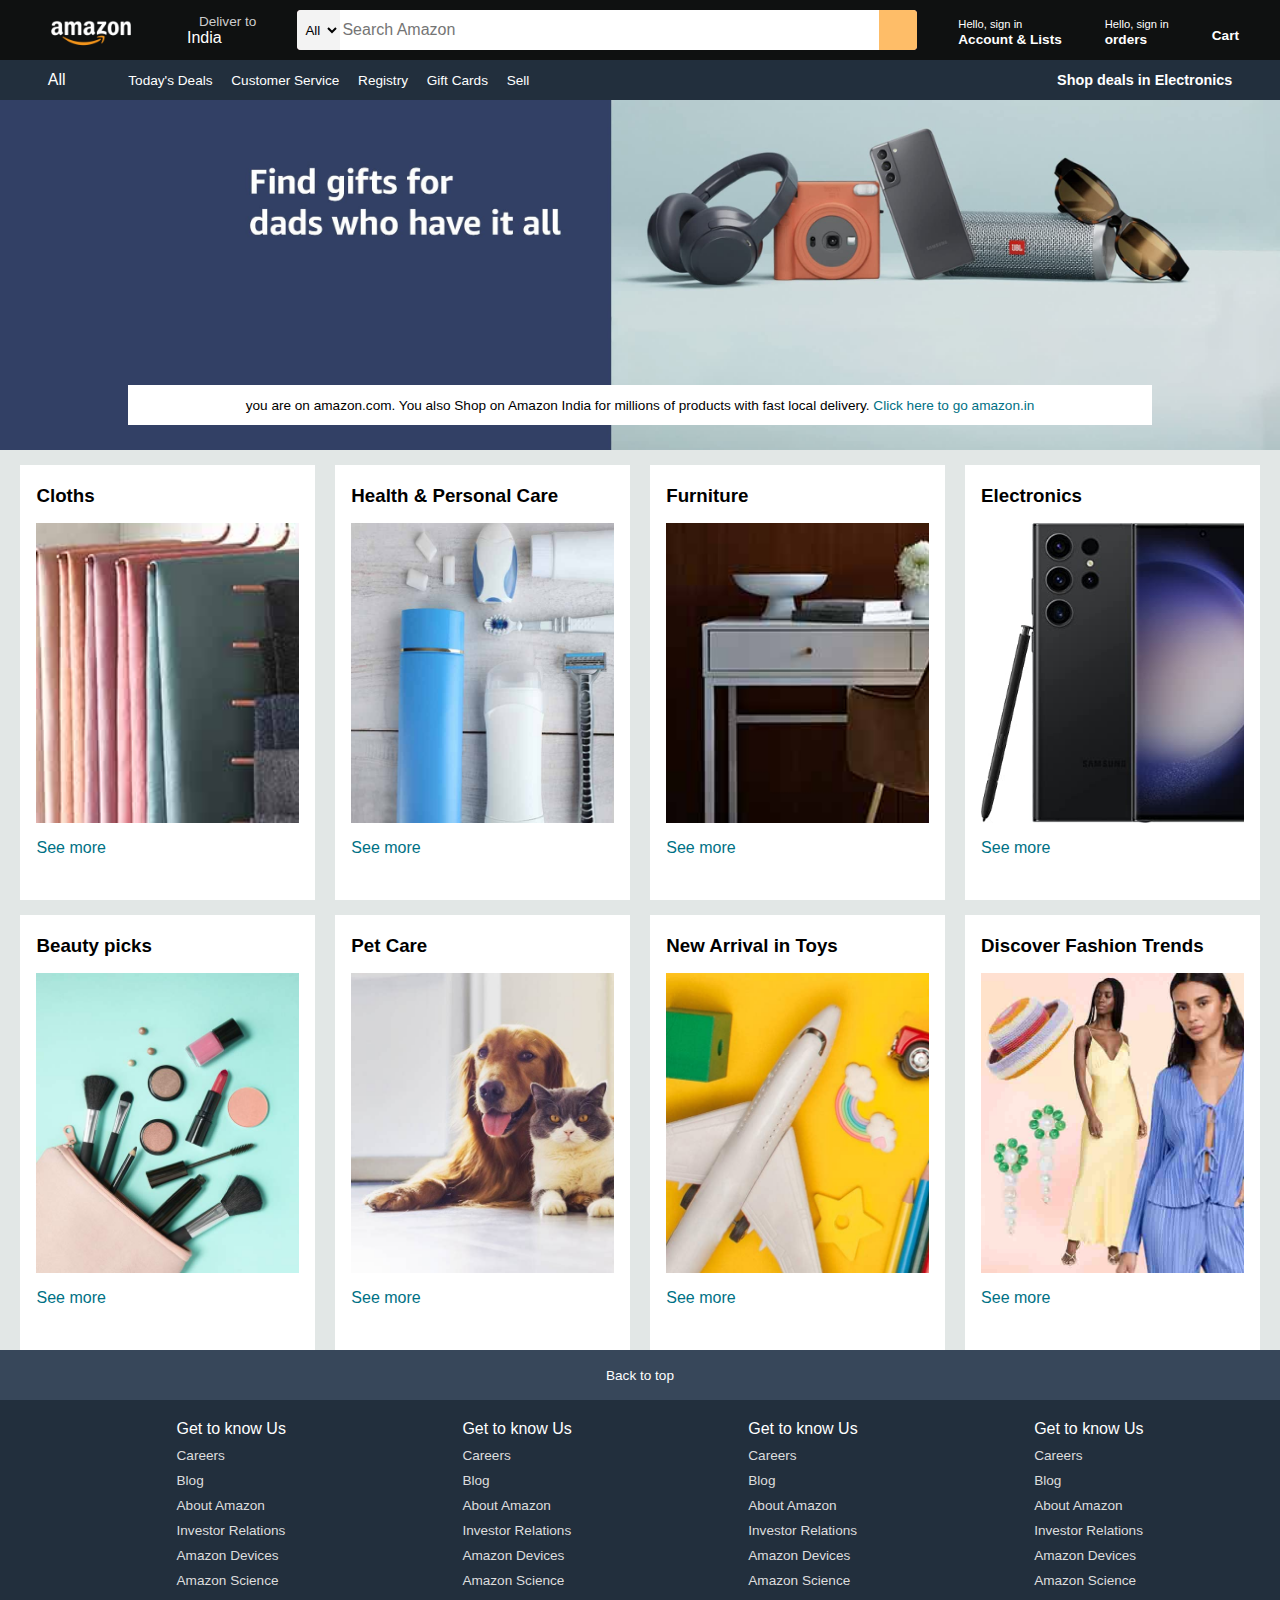
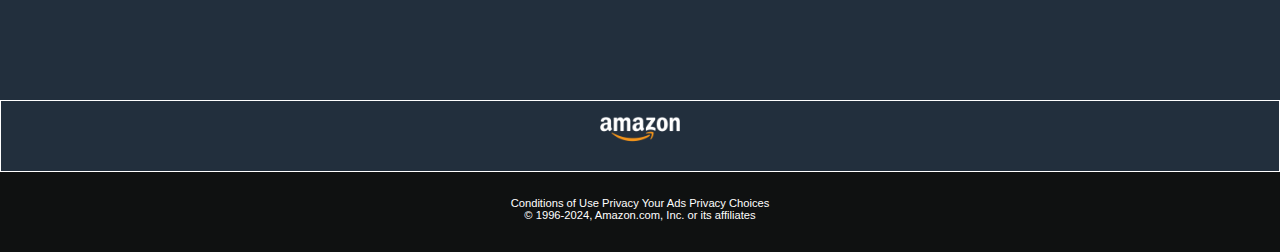
<file: Amazon/index.html>
<!DOCTYPE html>
<html lang="en">
<head>
    <meta charset="UTF-8">
    <meta name="viewport" content="width=device-width, initial-scale=1.0">
    <title>Document</title>
    <link rel="stylesheet" href="https://cdnjs.cloudflare.com/ajax/libs/font-awesome/6.6.0/css/all.min.css" integrity="sha512-Kc323vGBEqzTmouAECnVceyQqyqdsSiqLQISBL29aUW4U/M7pSPA/gEUZQqv1cwx4OnYxTxve5UMg5GT6L4JJg==" crossorigin="anonymous" referrerpolicy="no-referrer" />
    <link rel="stylesheet" href="style.css">
</head>
<body>
    <header>
        <div class="navbar">
            <div class="nav-logo border">
                <div class="logo"></div>
            </div>
            <div class="nav-address border">
                <p class="add-first">Deliver to</p>
                   <div class="add-icon">
                    <i class="fa-solid fa-location-dot"></i>
                     <p class="add-second">India</p>
                   </div>
            </div>

            <div class="nav-search">
                <select class="search-select">  <!--  -->
                    <option>All</option>        <!--  -->
                </select>
                <input type="text" placeholder="Search Amazon" class="search-input"> <!--  -->
                <div class="search-icon">
                    <i class="fa-solid fa-magnifying-glass"></i>
                </div>
            </div>

            <div class="nav-signin border">
                <p><span>Hello, sign in</span></p> <!-- span -->
                <p class="nav-second">Account & Lists</p>
            </div>
            
            <div class="nav-return border">
                <p><span>Hello, sign in</span></p> <!-- span -->
                <p class="nav-second">orders</p>
            </div>
             
            <div class="nav-cart border">
                <i class="fa-solid fa-cart-shopping"></i>
                Cart
            </div>
        </div>   
        <div class="panel">
            <div class="panel-all">
                <i class="fa-solid fa-bars"></i>All
            </div>
<!-- ------------------------------------------------------------- -->
            <div class="panel-ops">
                <p>Today's Deals</p>
                <p>Customer Service</p>
                <p>Registry</p>
                <p>Gift Cards</p>
                <p>Sell</p>
            </div>

            <div class="panel-deals">
                Shop deals in Electronics
            </div>
        </div>   
    </header>
<!-- ------------------------------------------------------------- -->
         <div class="hero-section">
             <div class="hero-msg">
                <p>you are on amazon.com. You also Shop on Amazon India for millions of products with fast local delivery. <a>Click here to go amazon.in</a></p>
             </div>
         </div>   
         
<!-- ---------------------------------------------------- -->
        
        <div class="shop-section">
            <div class=" box">
                <div class="box-content">
                    <h3>Cloths</h3>
                    <div class="box-img" style="background-image:url('box1_image.jpg');"></div>
                    <p>See more</p>
                </div>
            </div>
            <div class="box">
                <div class="box-content">
                    <h3>Health & Personal Care</h3>
                    <div class="box-img" style="background-image:url('box2_image.jpg');"></div>
                    <p>See more</p>
                </div>
            </div>
            <div class="box">
                <div class="box-content">
                    <h3>Furniture</h3>
                    <div class="box-img" style="background-image:url('box3_image.jpg');"></div>
                    <p>See more</p>
            </div>
            </div>
            <div class="box">
                <div class="box-content">
                    <h3>Electronics</h3>
                    <div class="box-img" style="background-image:url('box4_image.jpg');"></div>
                    <p>See more</p>
                </div>
            </div>
            <div class="box">
                <div class="box-content">
                    <h3>Beauty picks</h3>
                    <div class="box-img" style="background-image:url('box5_image.jpg');"></div>
                    <p>See more</p>
                </div>
            </div>
            <div class="box">
                <div class="box-content">
                    <h3>Pet Care</h3>
                    <div class="box-img" style="background-image:url('box6_image.jpg');"></div>
                    <p>See more</p>
                </div>
            </div>
            <div class="box">
                <div class="box-content">
                    <h3>New Arrival in Toys</h3>
                    <div class="box-img" style="background-image:url('box7_image.jpg');"></div>
                    <p>See more</p>
            </div>
            </div>
            <div class="box">
                <div class="box-content">
                    <h3>Discover Fashion Trends</h3>
                    <div class="box-img" style="background-image:url('box8_image.jpg');"></div>
                    <p>See more</p>
                </div>
            </div>
        </div>
<!-- ---------------------------------------------------------- -->
        <footer>
            <div class="foot-panel1">
                Back to top
            </div>

            <div class="foot-panel2">
                <ul>
                    <p>Get to know Us</p>
                    <a>Careers</a>
                    <a>Blog</a>
                    <a>About Amazon</a>
                    <a>Investor Relations</a>
                    <a>Amazon Devices</a>
                    <a>Amazon Science</a>
                </ul>
                <ul>
                    <p>Get to know Us</p>
                    <a>Careers</a>
                    <a>Blog</a>
                    <a>About Amazon</a>
                    <a>Investor Relations</a>
                    <a>Amazon Devices</a>
                    <a>Amazon Science</a>
                </ul>
                <ul>
                    <p>Get to know Us</p>
                    <a>Careers</a>
                    <a>Blog</a>
                    <a>About Amazon</a>
                    <a>Investor Relations</a>
                    <a>Amazon Devices</a>
                    <a>Amazon Science</a>
                </ul>
                <ul>
                    <p>Get to know Us</p>
                    <a>Careers</a>
                    <a>Blog</a>
                    <a>About Amazon</a>
                    <a>Investor Relations</a>
                    <a>Amazon Devices</a>
                    <a>Amazon Science</a>
                </ul>

            </div>


            <div class="foot-panel3">
                <div class="logo"></div>
            </div>

            <div class="foot-panel4">
                <div class="pages">
                     <a> Conditions of Use </a>
                     <a> Privacy </a>
                     <a> Your Ads Privacy Choices</a>
                <div class="copyright">
                    © 1996-2024, Amazon.com, Inc. or its affiliates
                </div>
                </div>
            </div>
        </footer>
</body>
</html>
</file>
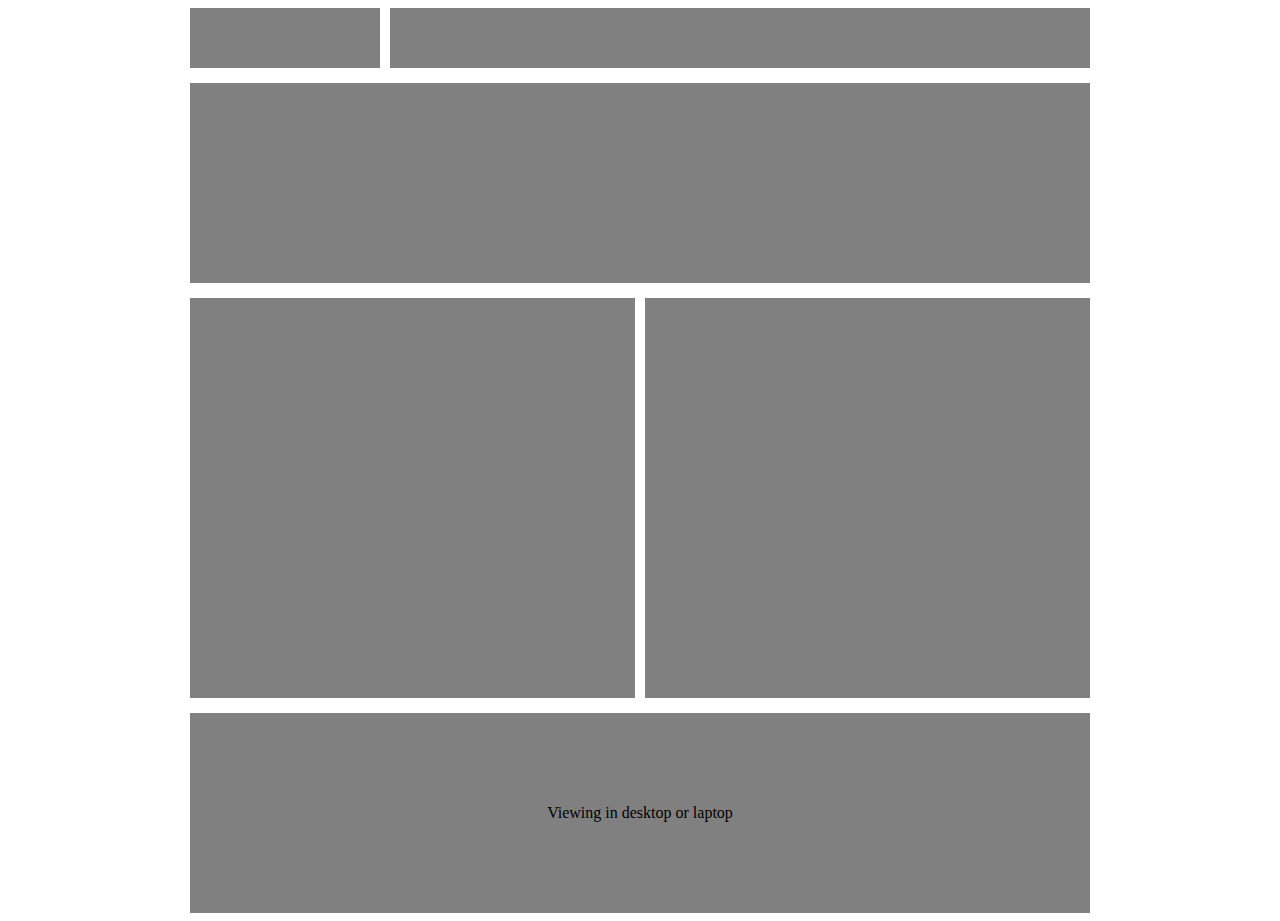
<file: Desktop/index.html>
<!DOCTYPE html>
<html lang="en">

<head>
    <meta charset="UTF-8">
    <meta name="viewport" content="width=device-width, initial-scale=1.0">
    <title>DESKTOP</title>
    <link rel="stylesheet" href="style.css">
</head>

<body>

    <div class="wrapper">

        <div class="header">
            <div class="small-section"></div>
            <div class="big-section"></div>

        </div>

        <div class="banner">

        </div>
        
        <div class="image-area">
            <div class="post-1"></div>
            <div class="post-2"></div>
        </div>
        
        <div class="footer">
            <p>Viewing in desktop or laptop</p>
        </div>

    </div>

</body>

</html>
</file>
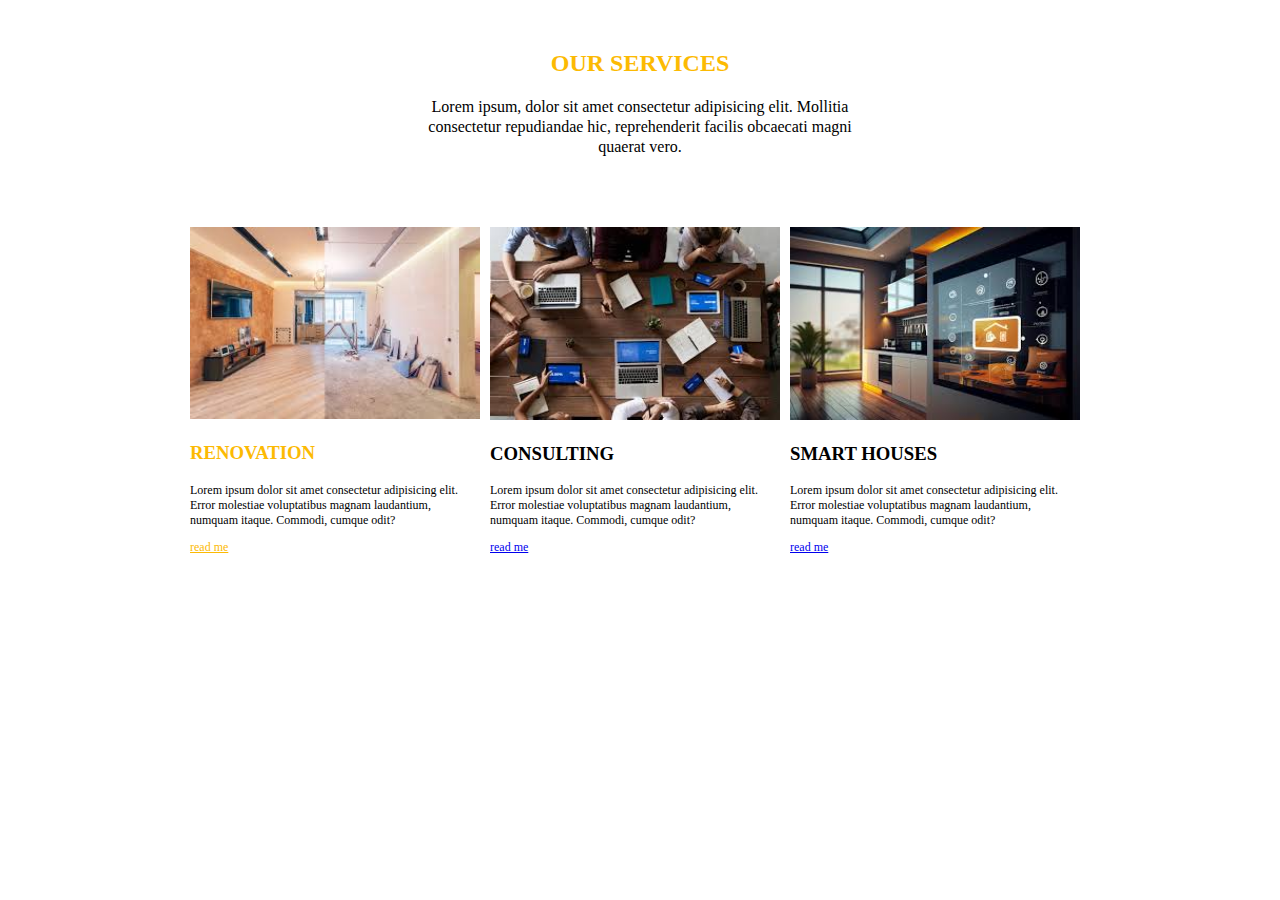
<file: Easy_Website/index.html>
<!DOCTYPE html>
<html lang="en">

<head>
    <meta charset="UTF-8">
    <meta name="viewport" content="width=device-width, initial-scale=1.0">
    <title>EASY_WEBSITE</title>
    <link rel="stylesheet" href="style.css">
</head>

<body>
    <div class="wrapper">
        <div class="services">
            <h2 class="yellow-color">OUR SERVICES</h2>
            <p>Lorem ipsum, dolor sit amet consectetur adipisicing elit. Mollitia consectetur repudiandae hic,
                reprehenderit facilis obcaecati magni quaerat vero.</p>
        </div>
        <div class="3-section">
            <div class="section">
                <img src="img1.jpg" alt="">
                <h3 class="yellow-color">RENOVATION</h3>
                <p>Lorem ipsum dolor sit amet consectetur adipisicing elit. Error molestiae voluptatibus magnam laudantium, numquam itaque. Commodi, cumque odit?</p>
                <p><a href="#" class="yellow-color">read me</a></p>
            </div>
            <div class="section">
                <img src="img2.jpg" alt="">
                <h3>CONSULTING</h3>
                <p>Lorem ipsum dolor sit amet consectetur adipisicing elit. Error molestiae voluptatibus magnam laudantium, numquam itaque. Commodi, cumque odit?</p>
                <p><a href="#">read me</a></p>
            </div>
            <div class="section">
                <img src="img3.jpg" alt="">
                <h3>SMART HOUSES</h3>
                <p>Lorem ipsum dolor sit amet consectetur adipisicing elit. Error molestiae voluptatibus magnam laudantium, numquam itaque. Commodi, cumque odit?</p>
                <p><a href="#">read me</a></p>
            </div>
        </div>
    </div>

</body>

</html>
</file>
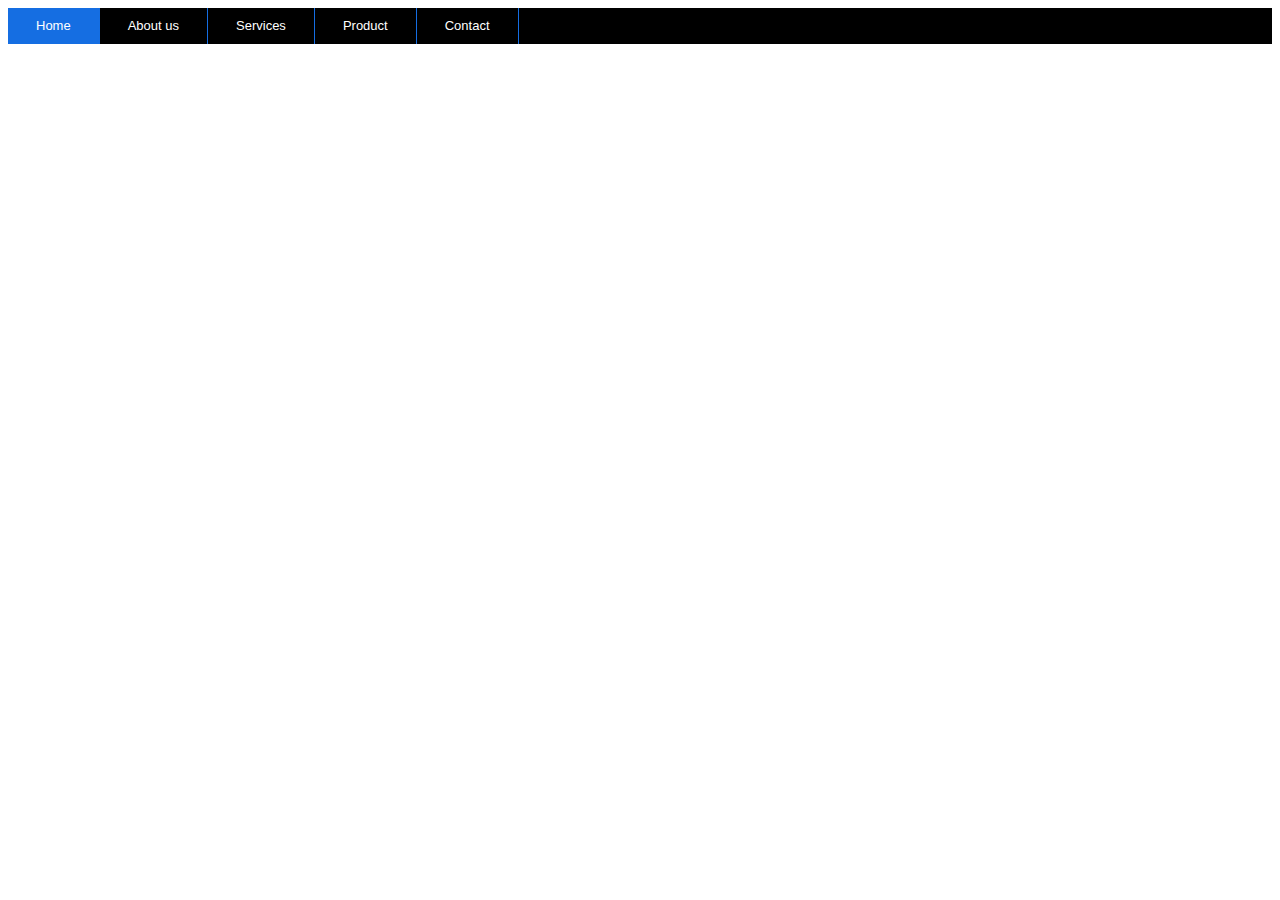
<file: Navigation/index.html>
<!DOCTYPE html>
<html lang="en">
<head>
    <meta charset="UTF-8">
    <meta name="viewport" content="width=device-width, initial-scale=1.0">
    <title>Document</title>
    <link rel="stylesheet" href="style.css">
</head>
<body>
    
    <ul>
        <li class="active"> <a href="">Home</a></li>
        <li> <a href="">About us</a></li>
        <li> <a href="">Services</a></li>
        <li> <a href="">Product</a></li>
        <li> <a href="">Contact</a></li>
    </ul>

</body>
</html>
</file>
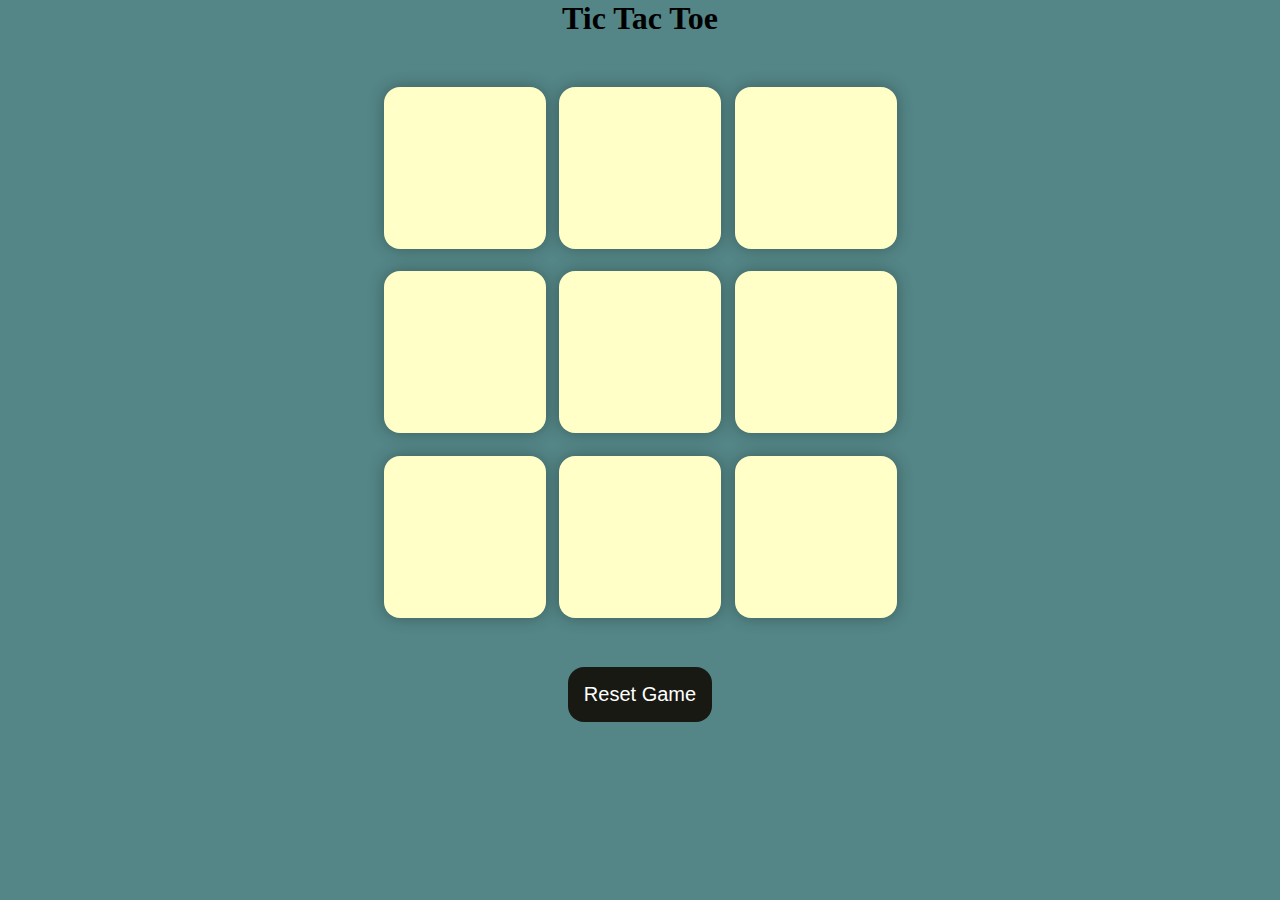
<file: Tic Tac Toe/index.html>
<!DOCTYPE html>
<html lang="en">
<head>
    <meta charset="UTF-8">
    <meta name="viewport" content="width=device-width, initial-scale=1.0">
    <title>Document</title>
    <link rel="stylesheet" href="style.css">
</head>
<body>
    <main>
    <H1>Tic Tac Toe</H1>
    <div class="container">
        <div class="game">
            <button class="box"></button>
            <button class="box"></button>
            <button class="box"></button>
            <button class="box"></button>
            <button class="box"></button>
            <button class="box"></button>
            <button class="box"></button>
            <button class="box"></button>
            <button class="box"></button>
        </div>
    </div>
    <button id="reset-btn">Reset Game</button>
   </main>
<script src="script.js"</script>
</body>
</html>
</file>
<file: Amazon/style.css>
*{ /* Universal Selector */
    margin: 0;
    font-family: Arial;
    border: border-box;
}
.navbar
{
    height: 60px;
    background-color: #0f1111;
    color: white; /* text Color */
    display: flex; 
/* Flexbox is particularly useful for creating responsive designs and aligning items horizontally or vertically without much hassle.*/
    align-items: center; /* apn jevede kahi items border chya center madhe yetat*/
    justify-content: space-evenly; /* */
}
.nav-logo
{
    height: 50px;
    width:100px;
}
.logo
{
    background-image: url("amazon_logo.png");
    background-size: cover;
    height: 50px;
    width:100px;
}

.border{
    border: 2px solid transparent;
}
.border:hover{ /* Pseudo-class Selector  */
    border: 2px solid white;
}

/* Box 2 */
.add-first
{
    color:#cccccc; 
    font-size: 0.85rem;
    margin-left: 15px; /* */


}

.add-second
{
    font-size: lrem;
    margin-left: 3px; /* */
}

.add-icon
{
    display: flex; /* display flex jevde pn items ahe te horizontal kiva vertial ekach line atat  */
    align-items: center; /**/
}

/* box 3 */
/*  */
.nav-search
{
    display: flex;
    justify-content: space-evenly; /*  */
    background-color: pink;
    width: 620px;
    height: 40px;
    border-radius: 4px;
}

.search-select
{
    background-color: #f3f3f3;
    width: 50px;
    text-align: center;    /*  */
    border-top-left-radius: 4px;
    border-bottom-left-radius: 4px;
    border: none;         /*  */
}

.search-input
{
    width: 100%;      /*  */
    font-size: 1rem;  /*  */
    border: none;
}

.search-icon
{
    width:45px;
    display: flex;
    justify-content: center;   /*  */
    align-items: center;       /*  */
    font-size: 1.2rem;         /*  */
    background-color: #febd68;
    border-top-right-radius: 4px;
    border-bottom-right-radius: 4px;
    color:#0f1111;
}

.nav-search:hover
{
    border:2px solid orange;  /* */
}


/* box 4 */

span
{
    font-size: 0.7rem;      /* */
}

.nav-second
{
    font-size: 0.85rem;
    font-weight: 700;      /* */
}

/* box 6*/

.nav-cart i   /* */
{
    font-size: 30px;
}

.nav-cart
{
    font-size: 0.85rem;   /* */
    font-weight: 700;
}

/* ------------------------------------------------------ */

/* panel */

.panel
{
    height: 40px;
    background-color: #222f3d;
    display: flex;     /* */
    color: white;    /* Text color */
    align-items: center;  
    justify-content: space-evenly;
}

.panel-ops p
{
    display: inline;    /* */
    margin-left: 15px;  /* */
}

.panel-ops
{
    width: 70%;
    font-size: 0.85rem;
}

.panel-deals
{
    font-size: 0.9rem;
    font-weight: 700;     
}


/* ------------------------------------------------------ */
/* hero section */

.hero-section
{
    background-image: url("hero_image.jpg");
    background-size: cover;     /* */
    height: 350px;
    display: flex;
    justify-content: center;
    align-items: flex-end;      /* */


}

.hero-msg
{
    background-color: white;
    color: black;
    height:40px;
    display: flex;
    align-items: center;
    justify-content: center;
    font-size: 0.85rem;
    width:80%;
    margin-bottom: 25px;
}
.hero-msg a
{
    color:#007185;

}

/* shop-section */

.shop-section
{
    display: flex;
    flex-wrap: wrap;         /* */
    justify-content: space-evenly;
    background-color: #e2e7e6;
}

.box
{
    /* border: 2px solid black ; */
    height: 400px;
    width: 23%;
    background-color:white;
    padding: 20px 0px 15px;  /* */
    margin-top: 15px;

}

.box-img
{
    height:300px;
    background-size: cover;
    margin-top: 1rem;
    margin-bottom: 1rem;


}

.box-content
{
    margin-left: 1rem;
    margin-right: 1rem;
}

.box-content p
{
    color: #007185;
}

/* footer */

.foot-panel1
{
    background-color: #37475a;
    color:white;
    height: 50px;
    display: flex;
    justify-content: center;
    align-items: center;
    font-size: 0.85rem;
}

.foot-panel2
{
   background-color: #222f3d;
   color:white;
   height:300px;
   display: flex;
   justify-content: space-evenly;

}

ul
{
    margin-top: 20px; 
}

ul a{
    display: block;
    font-size:0.85rem;
    margin-top:10px;
    color:#dddddd;
}

.foot-panel3
{
    background-color: #222f3d;
   color:white;
   border: 0.5px solid white;
   height: 70px;
   display: flex;
   justify-content: center;

}
.logo
{
    background-image: url("amazon_logo.png");
    background-size: cover;
    height: 50px;
    width: 100px;
}

.foot-panel4
{
    
    background-color: #0f1111;
    color: white;
    height: 80px;
    font-size: 0.7rem;
    text-align: center;
  

}

.pages
{
    font-size: 0.7rem;
    text-align: center;
    padding: 25px;
}

.copyright
{
    /* padding: 10px; */
    font-size: 0.7rem;
    text-align: center;
    
}
</file>
<file: Desktop/style.css>
.wrapper
{
    width: 900px;
    /* height: 2000px; */
    background-color: white;
    margin: 0 auto;

}
.header
{
    width: 900px;
    height: 60px;
    /* background-color: bisque; */
    /* display: flex; */
    margin-bottom: 15px;
}
.small-section
{
    width: 190px;
    height: 60px;
    background-color: grey;
    float: left;
}
.big-section
{
    width: 700px;
    height: 60px;
    background-color: grey;
    float: right;
}
.banner
{
    width: 900px;
    height: 200px;
    background-color: grey;
    margin-bottom: 15px;        
}

.image-area
{
    width: 900px;
    height: 400px;
    /* display: flex; */
}
.post-1
{
    width: 445px;
    height: 400px;
    background-color: grey;
    float: left;
}
.post-2
{
    width: 445px;
    height: 400px;
    float: right;
    background-color: grey  ;
}

.footer 
{
    width: 900px;
    height: 200px;
    background-color: grey;
    margin-top: 15px;  
    display: flex;
    align-items: center;
    justify-content: center;
 
   
}    
/* .footer p
{
    text-align: center;
    justify-content: center;
    
} */
</file>
<file: Easy_Website/style.css>
.wrapper
{
    width: 900px;
    margin: 0 auto;
    font-family: lato;
    margin-top: 50px;
}
.services
{
    width: 50%;
    margin:0 auto;
    text-align: center;
    margin-bottom: 70px;

}
.services p{
    line-height: 20px;
}
.section
{
    width: 290px;
    float: left;
    margin-right: 10px;
}
.section img{
    width:100%
}
.section p{
    font-size: 12px;
    line-height: 15px; ;
} 
.yellow-color
{
    color:#fcba03;
}

.section img:hover{
    border:2px solid #fcba03;
}
</file>
<file: Navigation/style.css>
ul {
    margin: 0;
    padding: 0;
    list-style: none;
    height: 36px;
    line-height: 36px;
    background-color: #000;
    font-family: Arial, Helvetica, sans-serif;
    font-size: 13px;
}
li {
    float: left;
    /* display: flex; */
    border-right: 1px solid #156ee2;
}
a {
    display: block;
    padding: 0 28px;
    color: #fff;
    text-decoration: none;
}
a:hover,.active a{
    background-color: #156ee2;
}
</file>
<file: Tic Tac Toe/style.css>
* {
    margin: 0;
    padding: 0;
  }
  
  body {
    background-color: #548687;
    text-align: center;
  }
  
  .container {
    height: 70vh;
    display: flex;
  
    justify-content: center;
    align-items: center;
  }
  
  .game {
    height: 60vmin;
    width: 60vmin;
    display: flex;
    flex-wrap: wrap;
    justify-content: center;
    align-items: center;
    gap: 1.5vmin;
  }
  
  .box {
    height: 18vmin;
    width: 18vmin;
    border-radius: 1rem;
    border: none;
    box-shadow: 0 0 1rem rgba(0, 0, 0, 0.3);
    font-size: 8vmin;
    color: #b0413e;
    background-color: #ffffc7;
  }
  
  #reset-btn {
    padding: 1rem;
    font-size: 1.25rem;
    background-color: #191913;
    color: #fff;
    border-radius: 1rem;
    border: none;
  }
  
  #new-btn {
    padding: 1rem;
    font-size: 1.25rem;
    background-color: #191913;
    color: #fff;
    border-radius: 1rem;
    border: none;
  }
  
  #msg {
    color: #ffffc7;
    font-size: 5vmin;
  }
  
  .msg-container {
    height: 100vmin;
    display: flex;
    justify-content: center;
    align-items: center;
    flex-direction: column;
    gap: 4rem;
  }
  
  .hide {
    display: none;
  }
</file>
